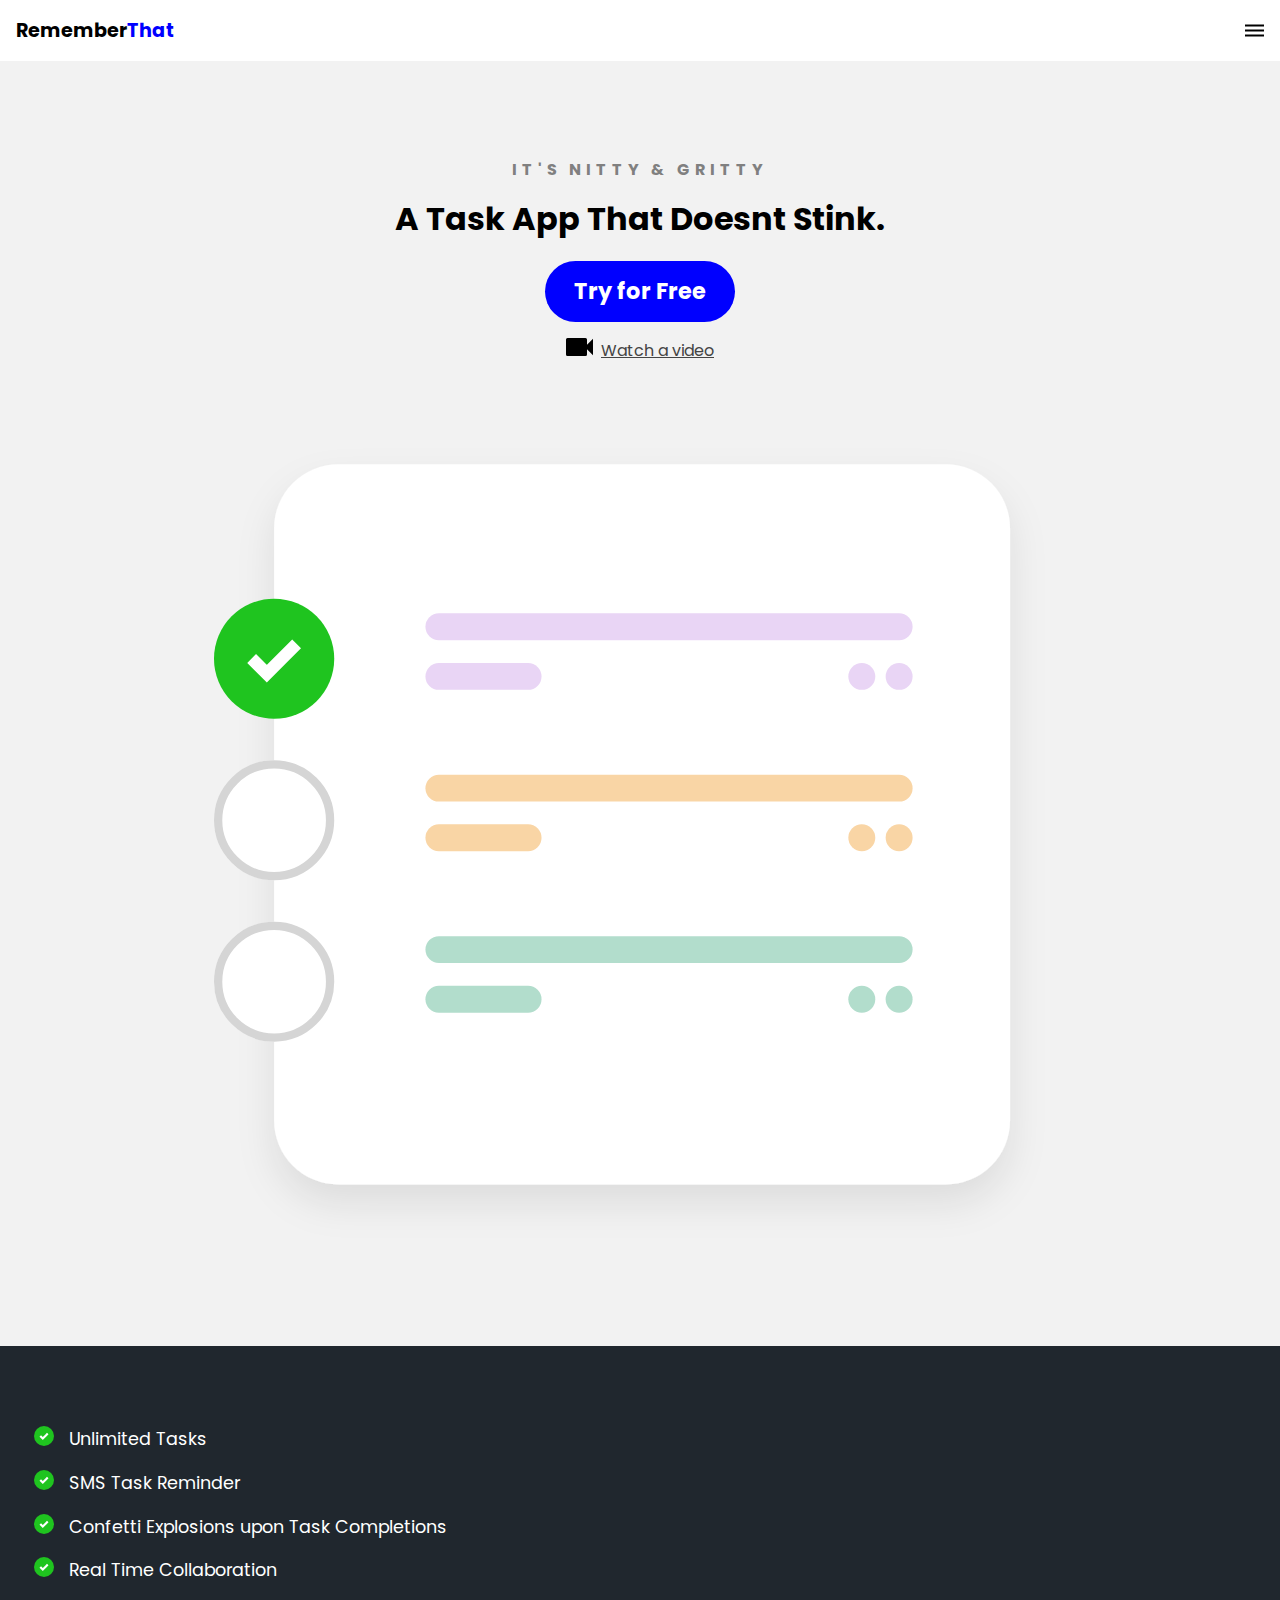
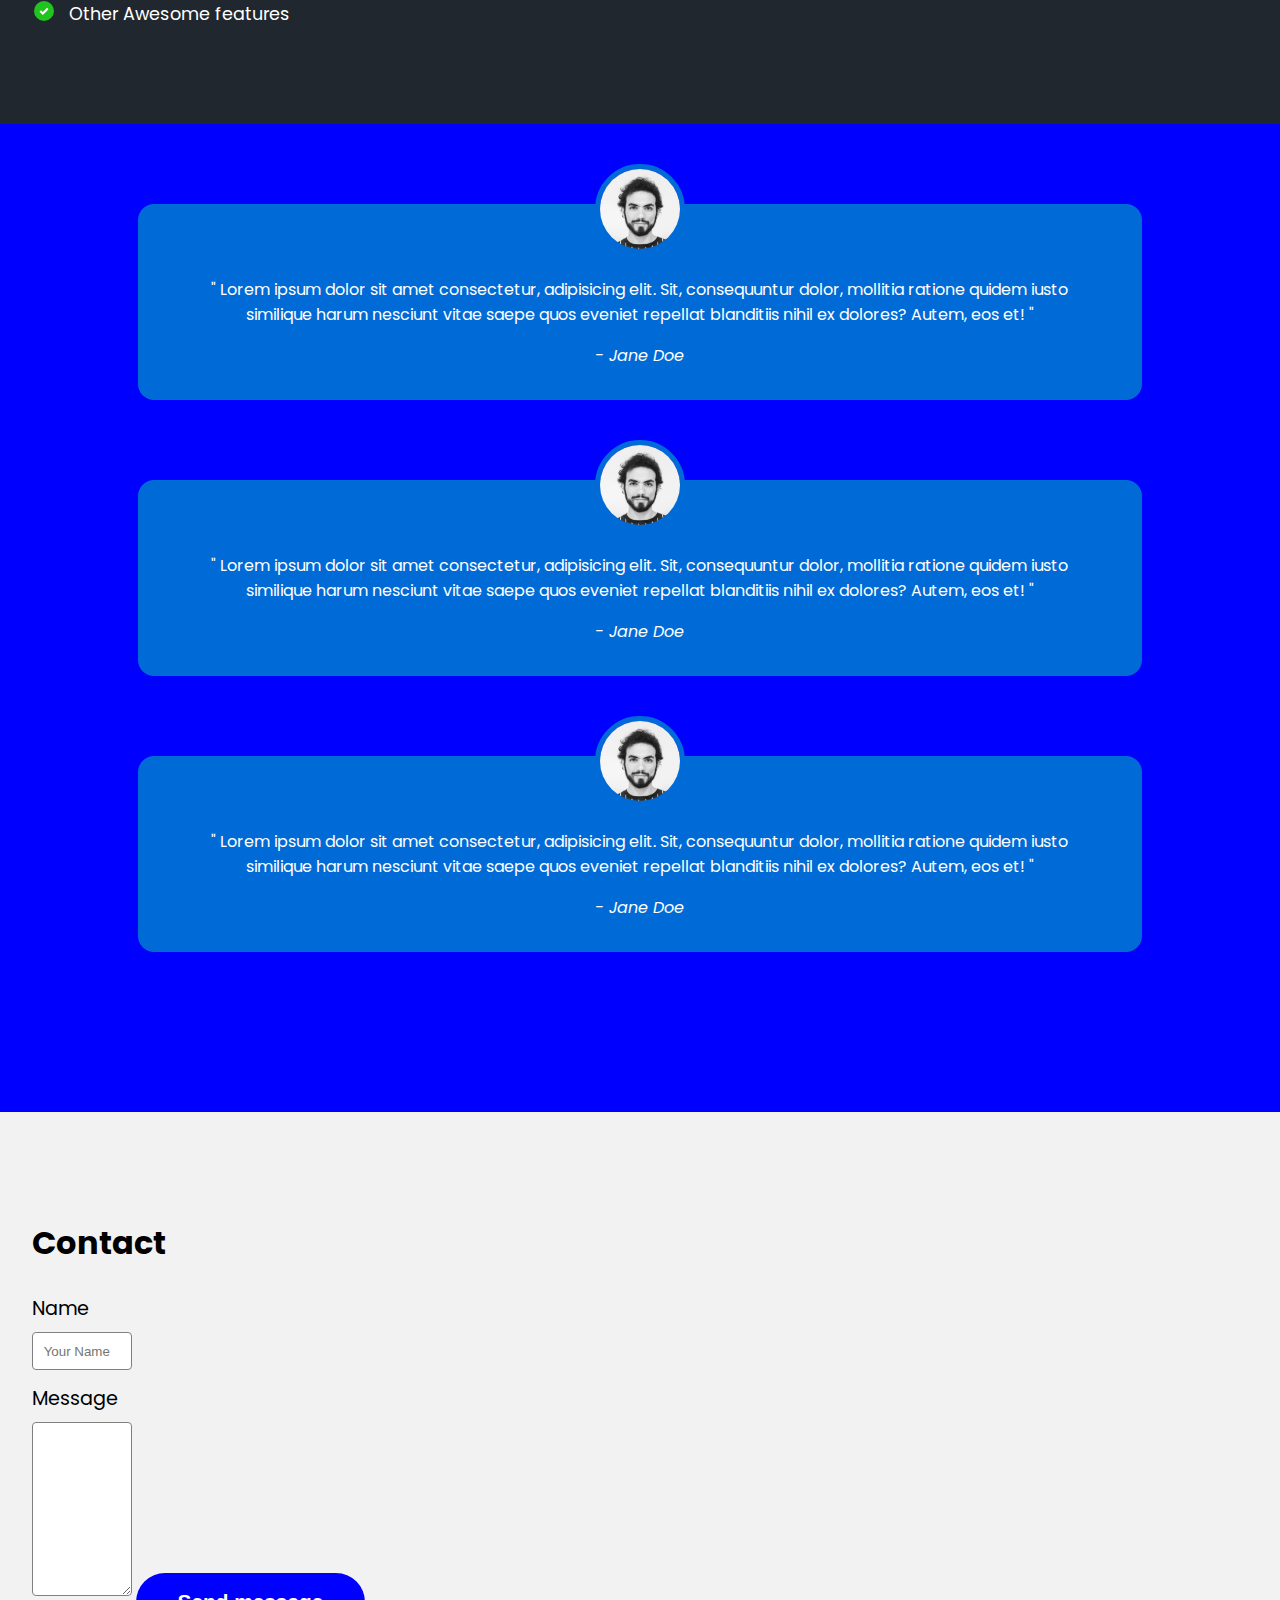
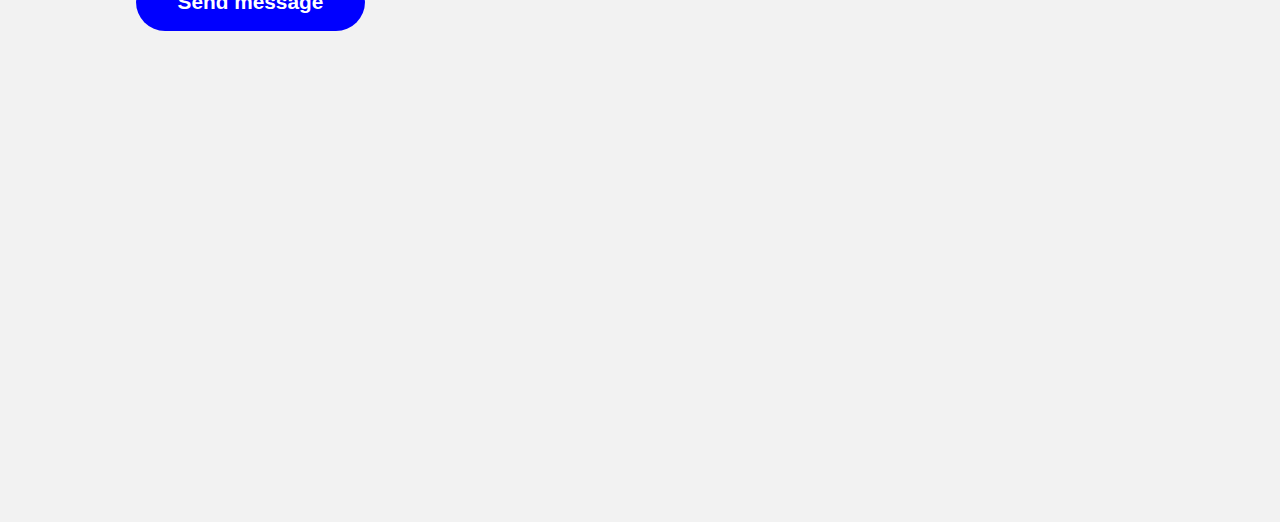
<file: first-web-site/index.html>
<!DOCTYPE html>
<html lang="en">
<head>
    <meta charset="UTF-8">
    <meta http-equiv="X-UA-Compatible" content="IE=edge">
    <meta name="viewport" content="width=device-width, initial-scale=1.0">
    <title>Document</title>
    <link rel="stylesheet" href="main.css">
</head>
<body>
    <div class="navbar">
        <div class="container">
            <a class="logo" href="#">Remember<span>That</span></a>

            <img class="mobile-menu" id="mobile-cta" src="images/menu.svg" alt="Open menu">
            <nav>
                <img id="mobile-exit" class="mobile-menu-exit" src="images/exit.svg" alt="Close menu">
                <ul class="primary-nav">
                    <li class="current"><a href="#">HOME</a</li>
                    <li><a href="#">FEATURES</a></li>
                    <li><a href="#">PRICING</a></li>
                </ul>

                <ul class="secondary-nav">
                    <li><a href="#">Contact</a</li>
                    <li class="go-premium-cta"><a href="#">Go Premium</a></li>
                </ul>
            </nav>
        </div>
    </div>

    <section class="hero">
        <div class="class">
            <div class="left-col">
                <p class="subhead">It's Nitty &amp; Gritty</p>
                <h1>A Task App That Doesnt Stink.</h1>

                <div class="hero-cta">
                    <a href="#" class="primary-cta">Try for Free</a>
                    <a href="#" class="watch-video-cta">
                        <img src="images/watch.svg" alt="Watch a video">Watch a video
                    </a>
                </div>
            </div>
            <img src="images/illustration.svg" alt="illustration" class="hero-img">
        </div>
    </section>

    <section class="features-section">
        <div class="container">
            <ul class="features-list">
                <li>Unlimited Tasks</li>
                <li>SMS Task Reminder</li>
                <li>Confetti Explosions upon Task Completions</li>
                <li>Real Time Collaboration</li>
                <li>Other Awesome features</li>
            </ul>
            <img src="images/holding-phone.jpg" alt="Man holding phone">
        </div>
    </section>

    <section class="testimonials-section">
        <div class="container">
            <ul>
                <li>
                    <img src="images/person.jpg" alt="Person">

                    <blockquote>" Lorem ipsum dolor sit amet consectetur, adipisicing elit. Sit, consequuntur dolor, mollitia ratione quidem iusto similique harum nesciunt vitae saepe quos eveniet repellat blanditiis nihil ex dolores? Autem, eos et! "</blockquote>
                    <cite>- Jane Doe</cite>
                </li>

                <li>
                    <img src="images/person.jpg" alt="Person">

                    <blockquote>" Lorem ipsum dolor sit amet consectetur, adipisicing elit. Sit, consequuntur dolor, mollitia ratione quidem iusto similique harum nesciunt vitae saepe quos eveniet repellat blanditiis nihil ex dolores? Autem, eos et! "</blockquote>
                    <cite>- Jane Doe</cite>
                </li>

                <li>
                    <img src="images/person.jpg" alt="Person">

                    <blockquote>" Lorem ipsum dolor sit amet consectetur, adipisicing elit. Sit, consequuntur dolor, mollitia ratione quidem iusto similique harum nesciunt vitae saepe quos eveniet repellat blanditiis nihil ex dolores? Autem, eos et! "</blockquote>
                    <cite>- Jane Doe</cite>
                </li>
            </ul>
        </div>
    </section>

    <section class="contact-section">
        <div class="container">
            <div class="contact-left">
                <h2>Contact</h2>

                <form action="">
                    <label for="name">Name</label>
                    <input type="text" id="name" name="name" placeholder="Your Name">

                    <label for="message">Message</label>
                    <textarea name="message" id="message" cols="30" rows="10"></textarea>

                    <input type="submit" class="send-message" value="Send message">
                </form>
            </div>

            <iframe src="https://www.google.com/maps/embed?pb=!1m18!1m12!1m3!1d15955.42622578851!2d36.79374125!3d-1.25806775!2m3!1f0!2f0!3f0!3m2!1i1024!2i768!4f13.1!3m3!1m2!1s0x182f176f9117b823%3A0xf9b8be5c8ce51ab!2sSpring%20Valley%2C%20Nairobi!5e0!3m2!1sen!2ske!4v1669912491653!5m2!1sen!2ske" width="600" height="450" style="border:0;" allowfullscreen="" loading="lazy" referrerpolicy="no-referrer-when-downgrade"></iframe>
        </div>
    </section>

    <script>
        const mobileBtn = document.getElementById('mobile-cta');
            nav = document.querySelector('nav')
            mobileBtnExit = document.getElementById('mobile-exit');

        mobileBtn.addEventListener('click',() =>{
            nav.classlist.add('menu-btn');
        })
        mobileBtnExit.addEventListener('click',() =>{
            nav.classlist.remove('menu-btn');
        })

    </script>

</body>
</html>
</file>
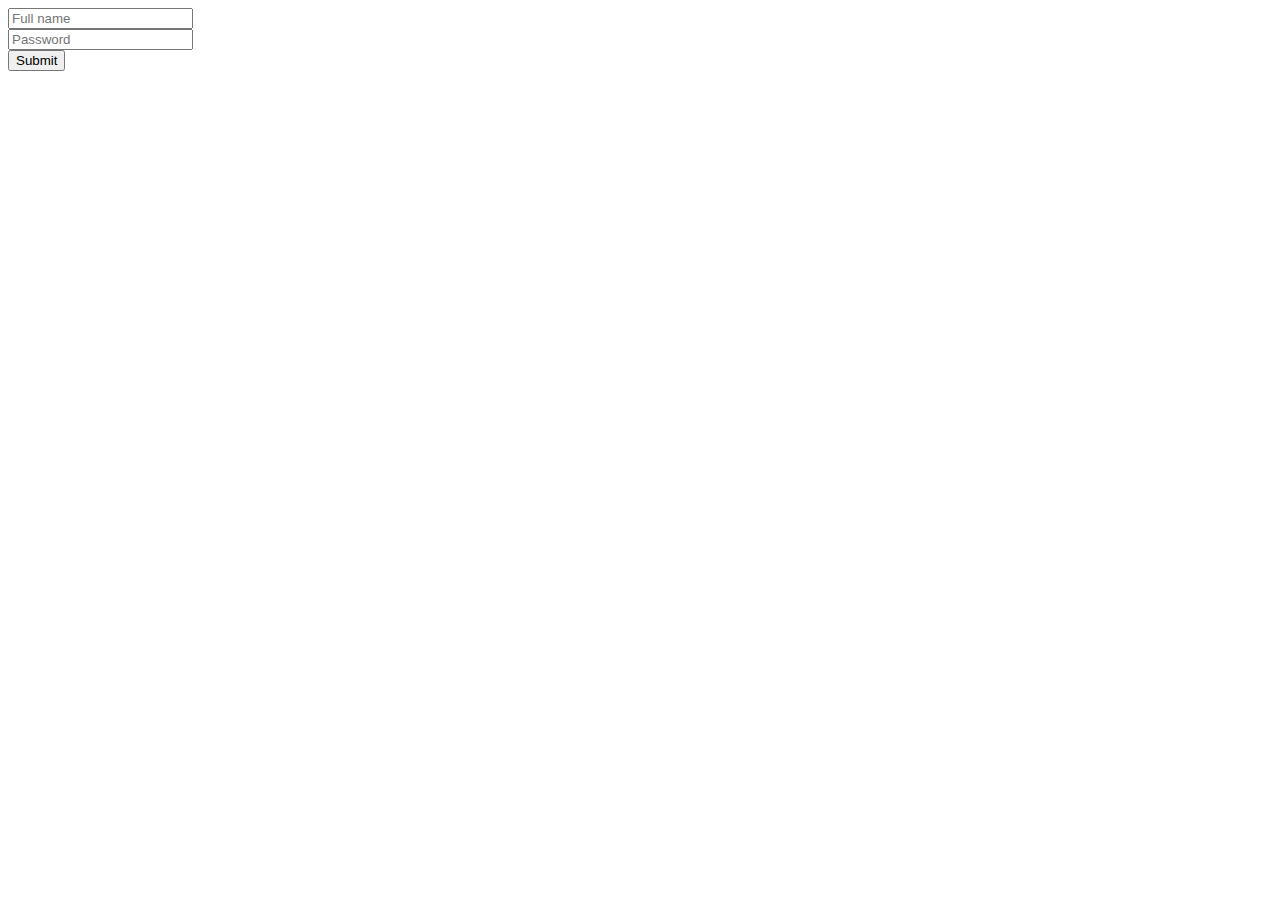
<file: html/form.html>
<!DOCTYPE html>
<html lang="en">
<head>
    <meta charset="UTF-8">
    <meta http-equiv="X-UA-Compatible" content="IE=edge">
    <meta name="viewport" content="width=device-width, initial-scale=1.0">
    <title>Form</title>
</head>
<body>
    <form action="">
        <input type="text" placeholder="Full name" name="Name"><br>
        <input type="password" name="Password" id="pass"placeholder="Password"><br>
        <input type="submit"

    </form>
</body>
</html>
</file>
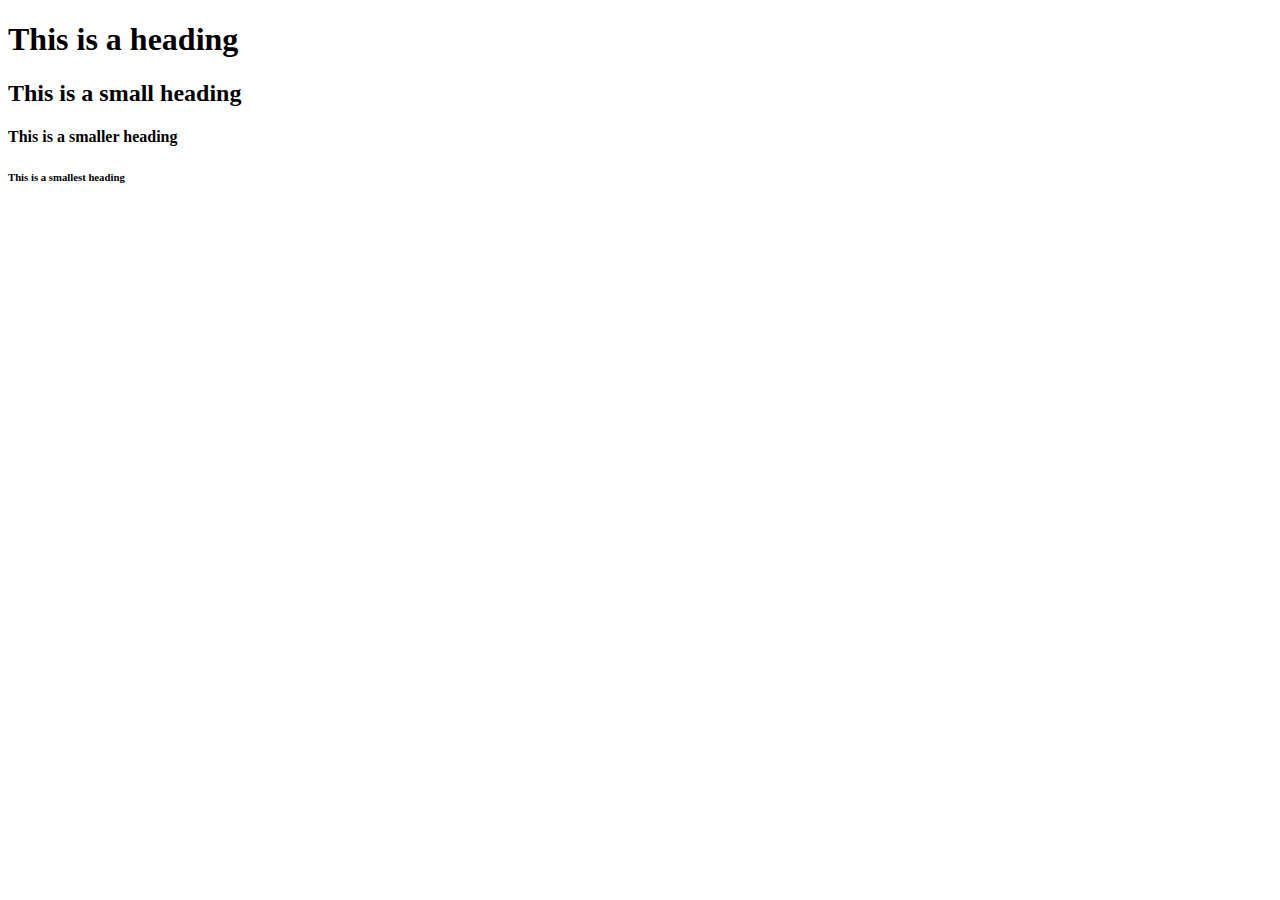
<file: html/headings.html>
<!DOCTYPE html>
<html lang="en">
    <head>
        <title>Headings</title>
    </head>
    <body>
        <h1>This is a heading</h1>
        <h2>This is a small heading</h2>
        <h4>This is a smaller heading</h4>
        <h6>This is a smallest heading</h6>
    </body>
</html>
</file>
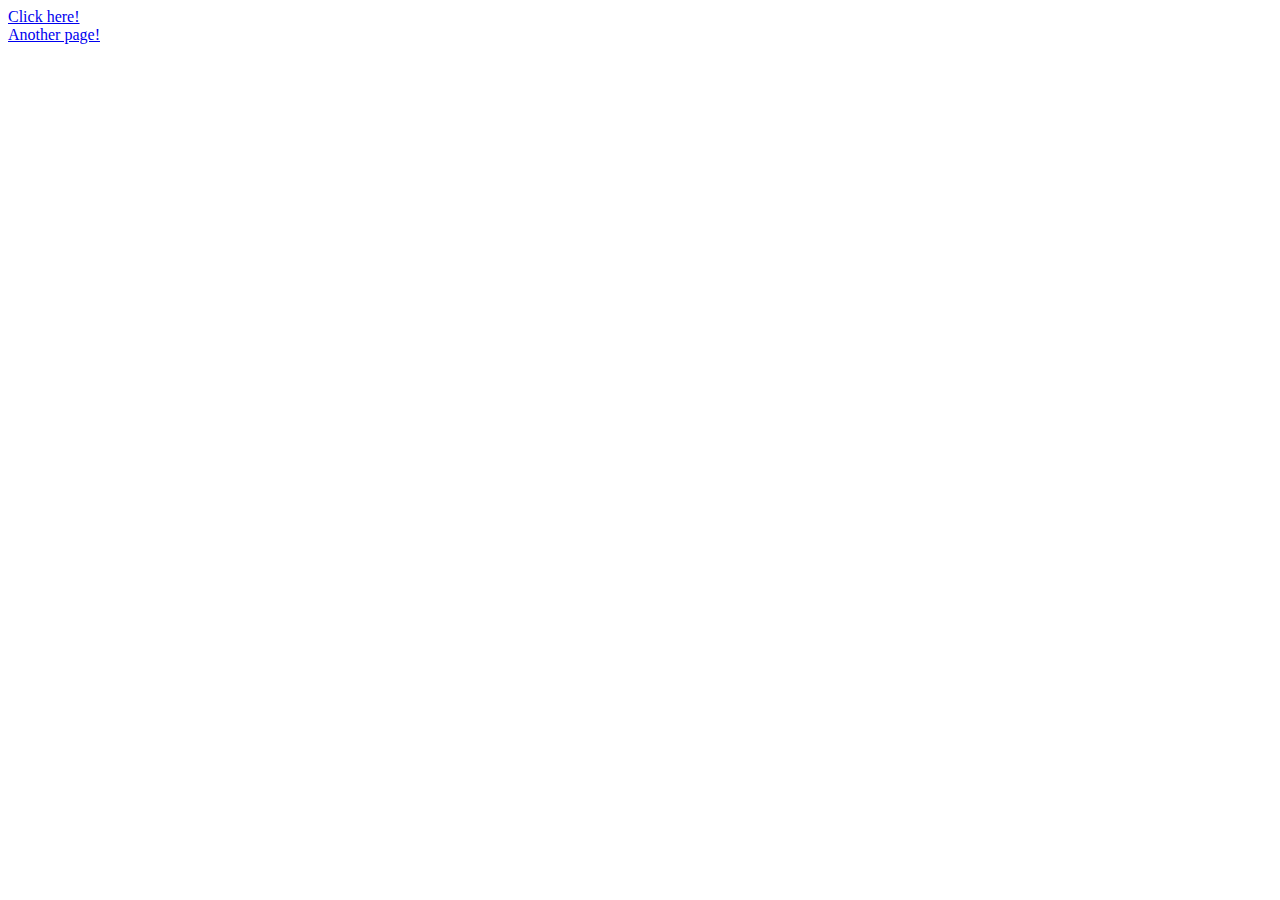
<file: html/links.html>
<!DOCTYPE html>
<html lang="en">
    <head>
        <title>Links</title>
    </head>
    <body>
        <a href="google.com">Click here!</a><br>
        <a href="headings.html">Another page!</a>
    </body>
</html>
</file>
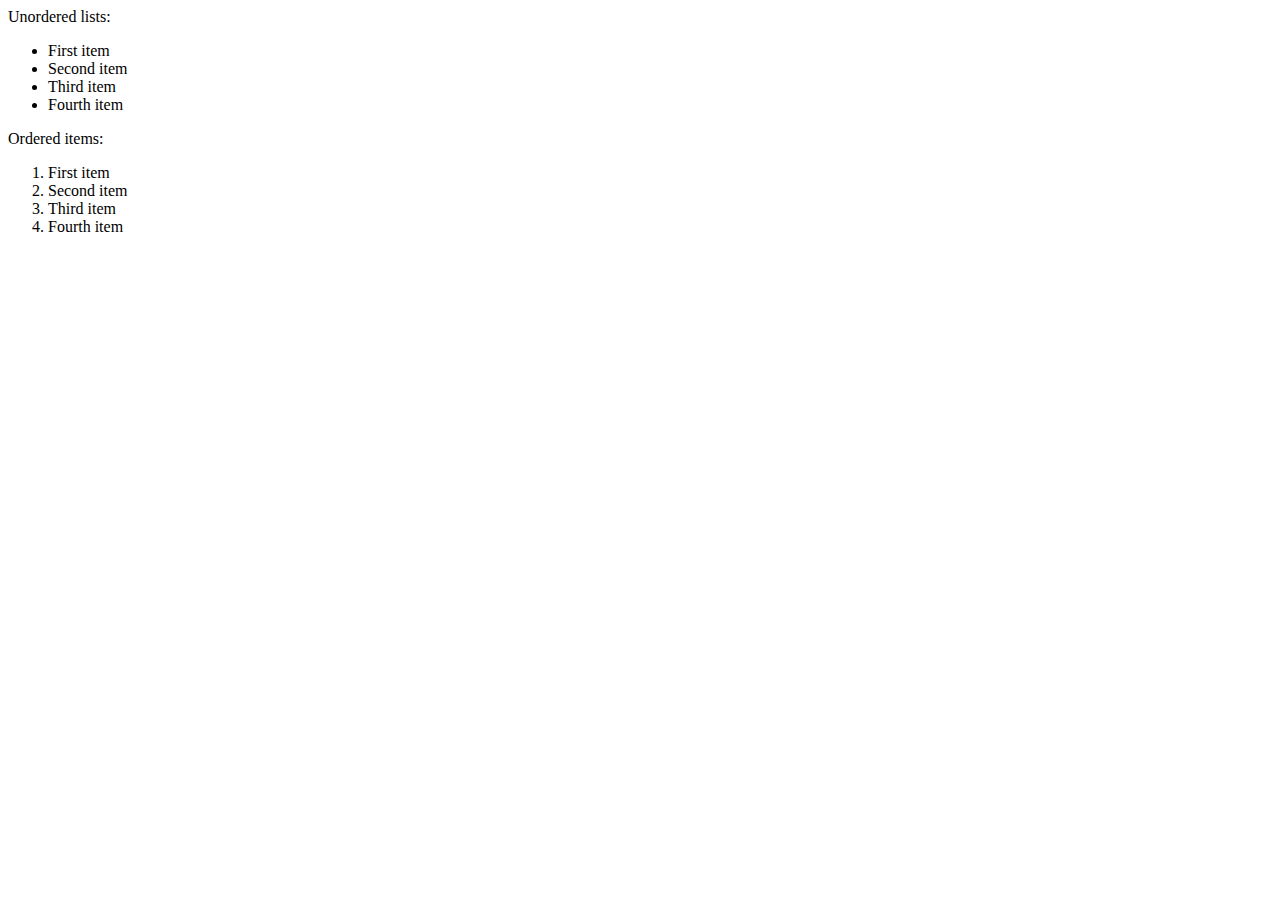
<file: html/lists.html>
<!DOCTYPE html>
<html lang="en">
    <head>
        <title>Lists</title>
    </head>
    <body>
        Unordered lists:
        <ul>
            <li>First item</li>
            <li>Second item</li>
            <li>Third item</li>
            <li>Fourth item</li>
        </ul>

        Ordered items:
        <ol>
            <li>First item</li>
            <li>Second item</li>
            <li>Third item</li>
            <li>Fourth item</li>
        </ol>
    </body>
</html>
</file>
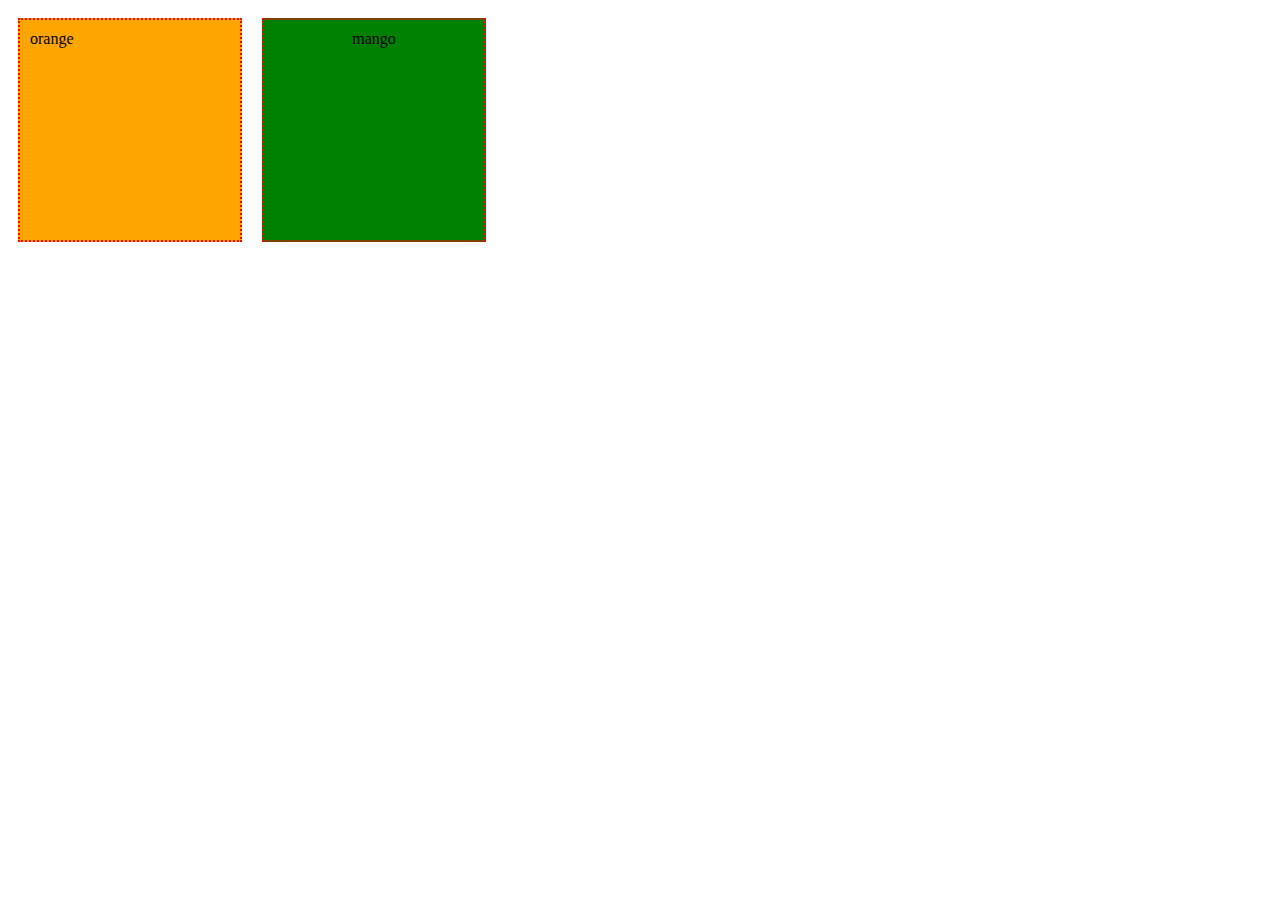
<file: html/size.html>
<!DOCTYPE html>
<html lang="en">
<head>
    <meta charset="UTF-8">
    <meta http-equiv="X-UA-Compatible" content="IE=edge">
    <meta name="viewport" content="width=device-width, initial-scale=1.0">
    <title>Size</title>
    <style>
        #container{
            display: flex;
            flex-wrap: wrap;

        }
        #container > div{
            width: 200px;
            height: 200px;
            padding: 10px;
            margin: 10px;
            border: 2px dotted red;
        }
        .one {
            background-color: orange;
        }

        .two {
            background-color: green;
            text-align: center;

        }
    </style>
</head>
<body>
    <div id="container">
        <div class="one">
            orange
        </div>
        <div class="two">
            mango
        </div>
    </div>

</body>
</html>
</file>
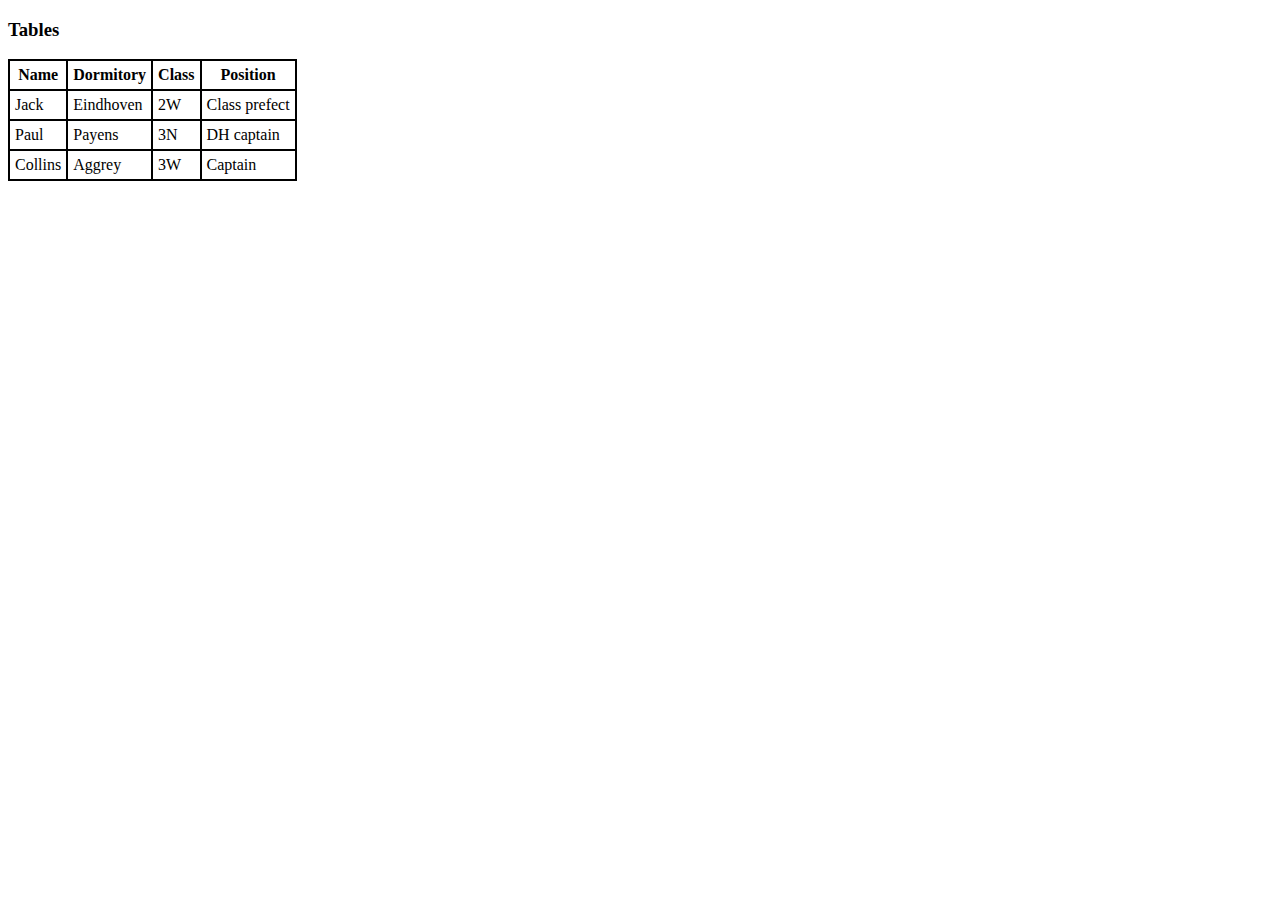
<file: html/tables.html>
<!DOCTYPE html>
<html lang="en">
<head>
    <meta charset="UTF-8">
    <meta http-equiv="X-UA-Compatible" content="IE=edge">
    <meta name="viewport" content="width=device-width, initial-scale=1.0">
    <title>Tables</title>
    <style>
        table {
            border: 2px solid black;
            border-collapse: collapse;
        } 
        td,th {
            border:2px solid;
            padding: 5px;
        }
    </style>
</head>
<body>
    <h3>Tables</h3>
    <table>
        <thead>
            <tr>
                <th>Name</th>
                <th>Dormitory</th>
                <th>Class</th>
                <th>Position</th>
            </tr>
        </thead>
        <tbody>
            <tr>
                <td>Jack</td>
                <td>Eindhoven</td>
                <td>2W</td>
                <td>Class prefect</td>
            </tr>
            <tr>
                <td>Paul</td>
                <td>Payens</td>
                <td>3N</td>
                <td>DH captain</td>
            </tr>
            <tr>
                <td>Collins</td>
                <td>Aggrey</td>
                <td>3W</td>
                <td>Captain</td>
            </tr>
        </tbody>
    </table>
</body>
</html>
</file>
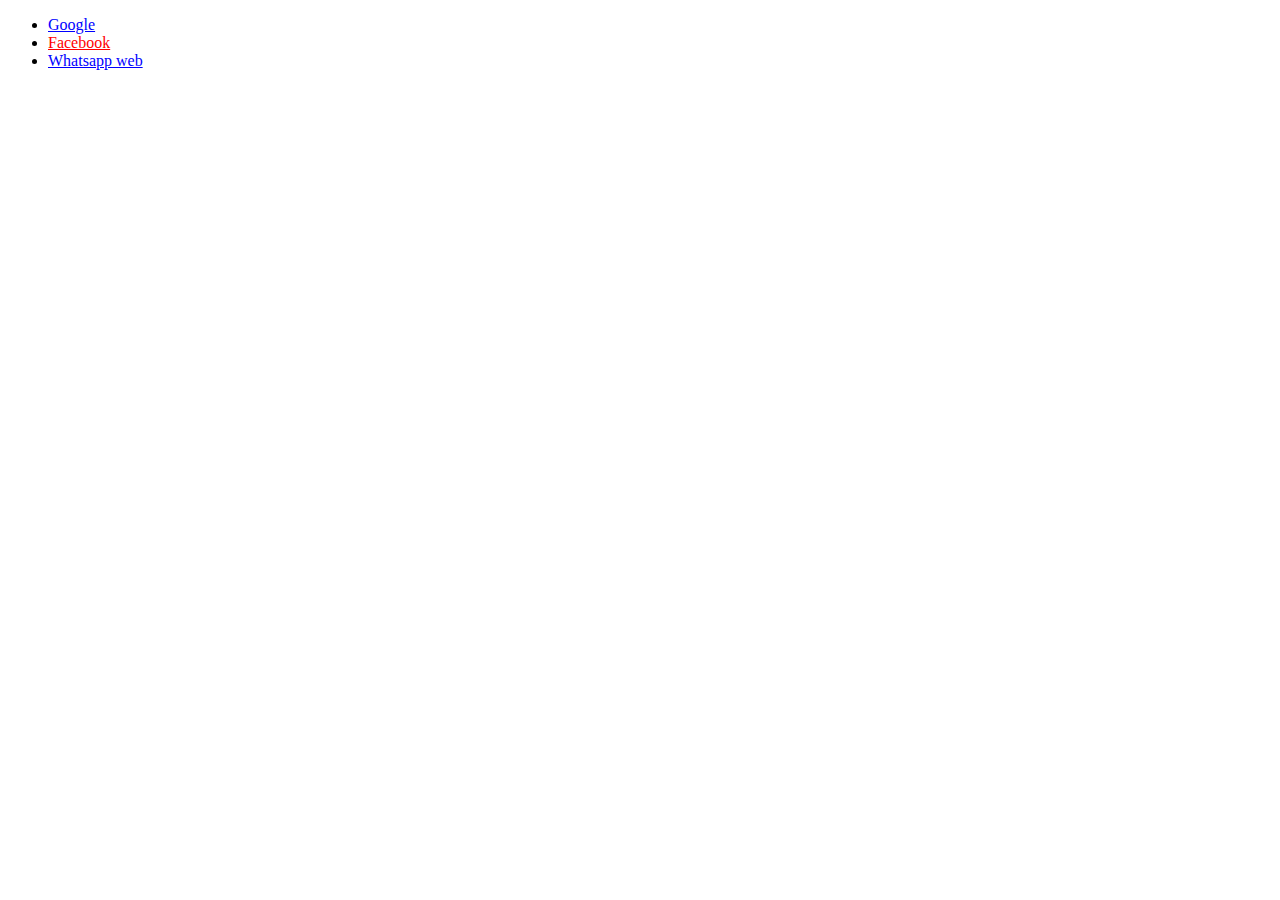
<file: html/css/attributes.html>
<!DOCTYPE html>
<html lang="en">
<head>
    <meta charset="UTF-8">
    <meta http-equiv="X-UA-Compatible" content="IE=edge">
    <meta name="viewport" content="width=device-width, initial-scale=1.0">
    <title>Attributes</title>

    <style>
        a{
            color: blue;
        }

        a[href="facebook.com"]{
            color: red;
        }

    </style>
</head>
<body>
    <div>
        <ul>
            <li><a href="google.com">Google</a></li>
            <li><a href="facebook.com">Facebook</a></li>
            <li><a href="web.whataspp.com">Whatsapp web</a></li>
        </ul>
    </div>
</body>
</html>
</file>
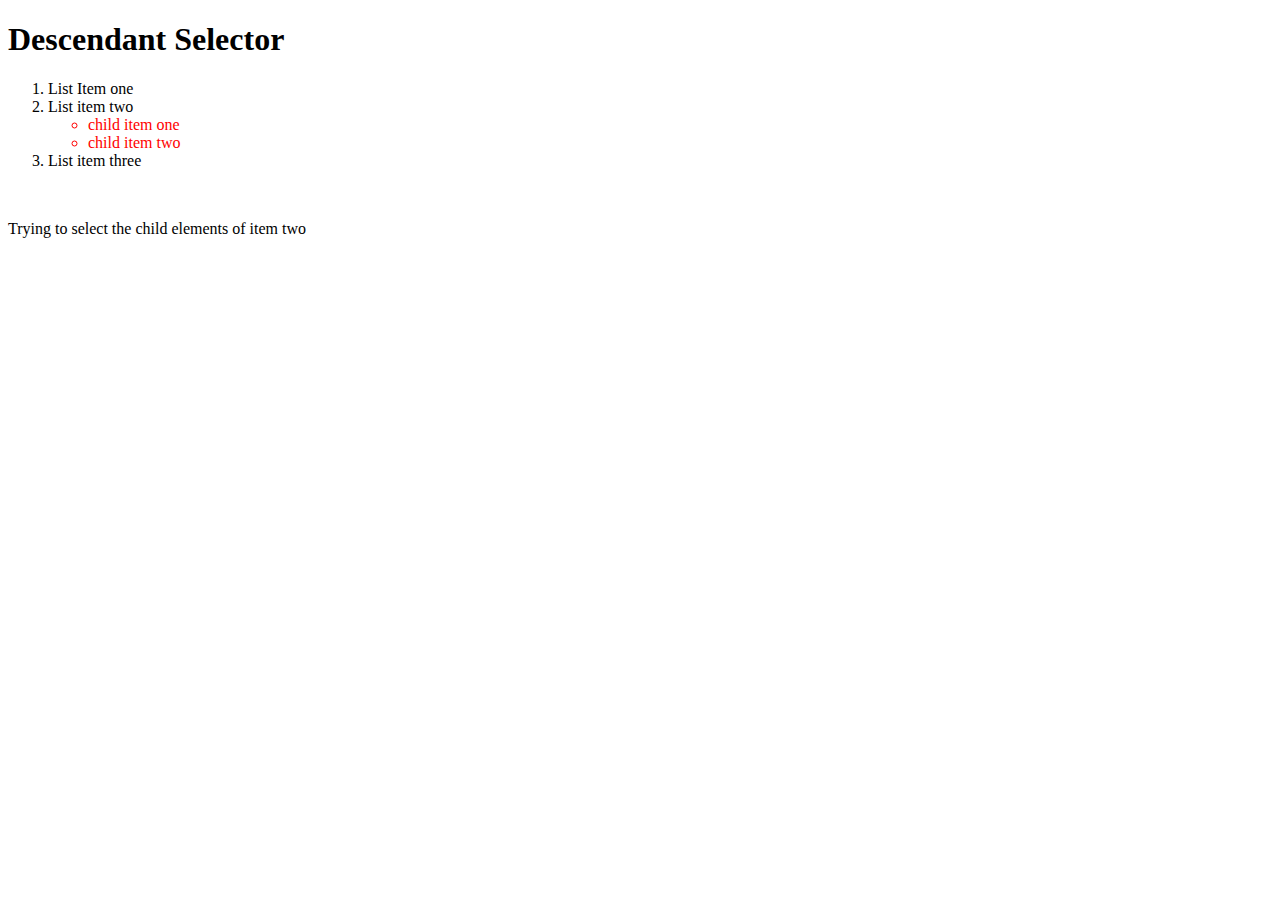
<file: html/css/descendant.html>
<!DOCTYPE html>
<html lang="en">
<head>
    <meta charset="UTF-8">
    <meta http-equiv="X-UA-Compatible" content="IE=edge">
    <meta name="viewport" content="width=device-width, initial-scale=1.0">
    <title>Descendant</title>
    <style>
        ul > li {
            color: red;
        }
    </style>


</head>
<body>
    <h1>Descendant Selector</h1>
    <div>
        <ol>
            <li>List Item one</li>
            <li>List item two</li>
            <ul>
                <li>child item one</li>
                <li>child item two</li>
                </ul>
            <li>List item three</li>
        </ol>
    </div><br>
    <p>Trying to select the child elements of item two</p>
</body>
</html>
</file>
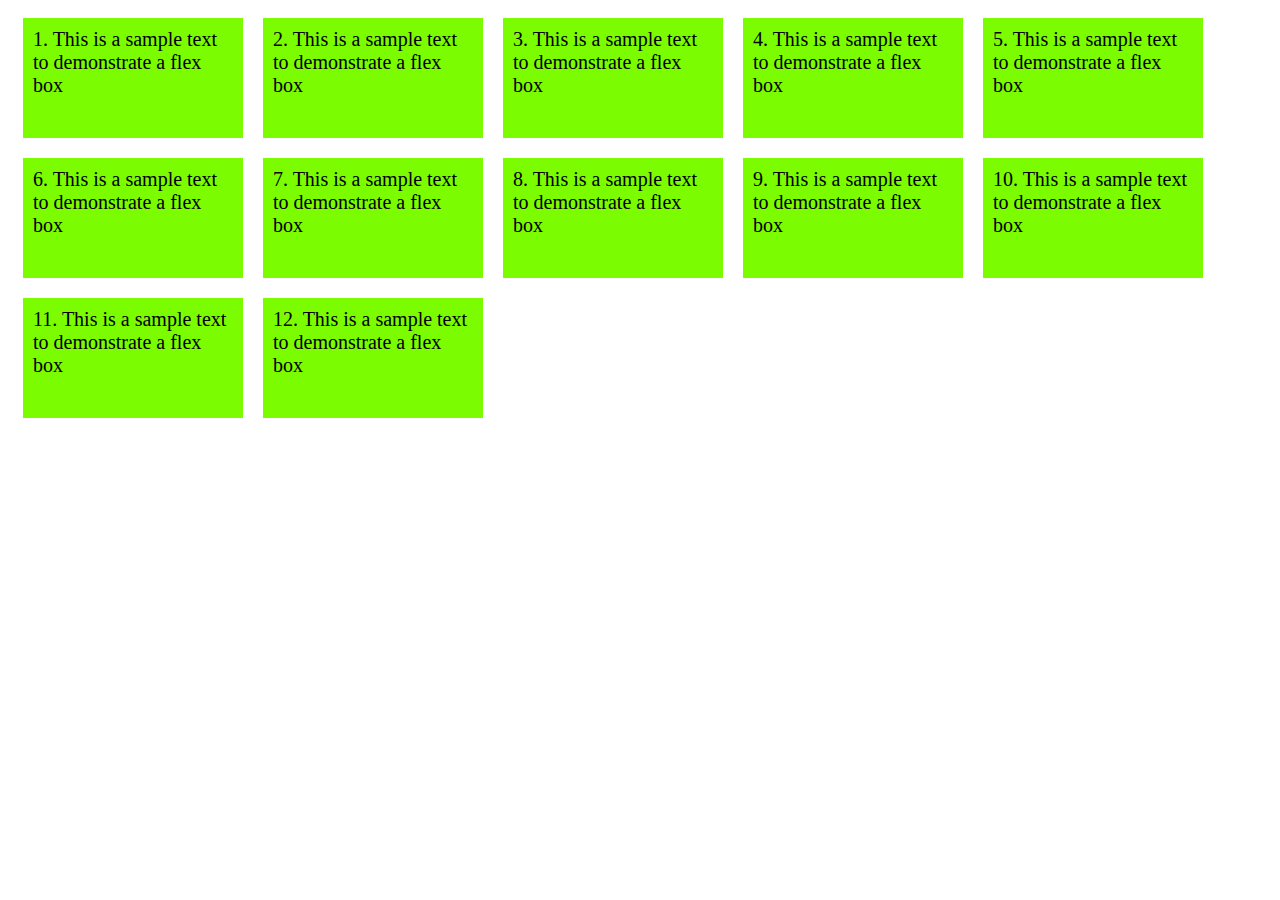
<file: html/css/flexbox.html>
<!DOCTYPE html>
<html lang="en">
<head>
    <meta charset="UTF-8">
    <meta http-equiv="X-UA-Compatible" content="IE=edge">
    <meta name="viewport" content="width=device-width, initial-scale=1.0">
    <title>Flexbox</title>

    <style>
        #container{
            margin: 5px;
            display: flex;
            flex-wrap: wrap;         
        }
        #container>div{
            background-color: lawngreen;
            padding: 10px;
            margin: 10px;
            width: 200px;
            height: 100px;
            font-size: 20px;
        }
    </style>
</head>
<body>
    <div id="container">
        <div>1. This is a sample text to demonstrate a flex box</div>
        <div>2. This is a sample text to demonstrate a flex box</div>
        <div>3. This is a sample text to demonstrate a flex box</div>
        <div>4. This is a sample text to demonstrate a flex box</div>
        <div>5. This is a sample text to demonstrate a flex box</div>
        <div>6. This is a sample text to demonstrate a flex box</div>
        <div>7. This is a sample text to demonstrate a flex box</div>
        <div>8. This is a sample text to demonstrate a flex box</div>
        <div>9. This is a sample text to demonstrate a flex box</div>
        <div>10. This is a sample text to demonstrate a flex box</div>
        <div>11. This is a sample text to demonstrate a flex box</div>
        <div>12. This is a sample text to demonstrate a flex box</div>
    </div>    
</body>
</html>
</file>
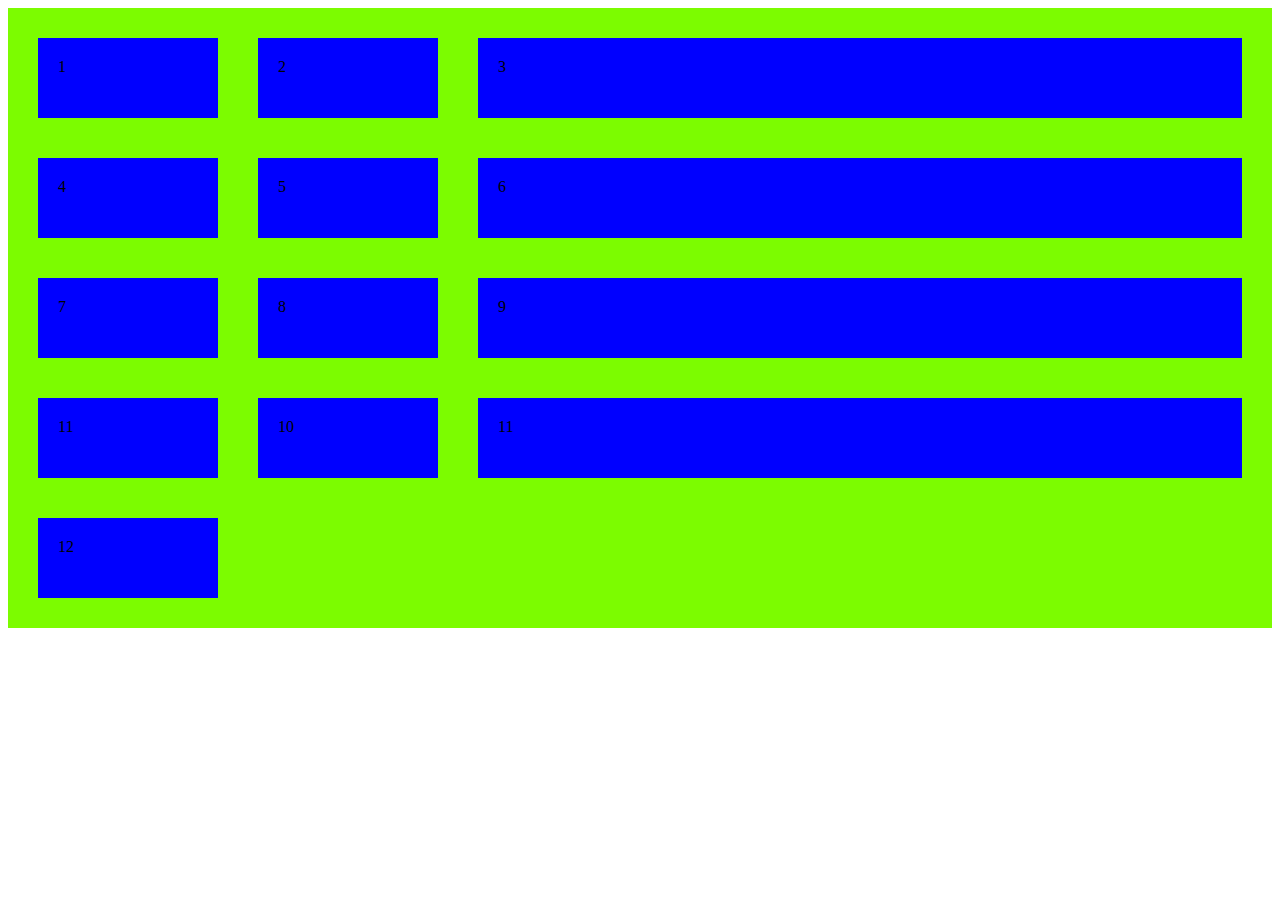
<file: html/css/grid.html>
<!DOCTYPE html>
<html lang="en">
<head>
    <meta charset="UTF-8">
    <meta http-equiv="X-UA-Compatible" content="IE=edge">
    <meta name="viewport" content="width=device-width, initial-scale=1.0">
    <title>Grid</title>
    <style>
        #grid{
            background-color: lawngreen;
            display: grid;
            grid-column-gap: 20px;
            padding: 20px;
            grid-template-columns: 200px 200px auto;
            grid-row-gap: 20px;
        }
        .grid-item{
            padding: 20px;
            margin: 10px;
            background-color: blue;
            height: 40px;
        }
    </style>
</head>
<body>
    <div id="grid">
        <div class="grid-item">1</div>
        <div class="grid-item">2</div>
        <div class="grid-item">3</div>
        <div class="grid-item">4</div>
        <div class="grid-item">5</div>
        <div class="grid-item">6</div>
        <div class="grid-item">7</div>
        <div class="grid-item">8</div>
        <div class="grid-item">9</div>
        <div class="grid-item">11</div>
        <div class="grid-item">10</div>
        <div class="grid-item">11</div>
        <div class="grid-item">12</div>
    </div>
</body>
</html>
</file>
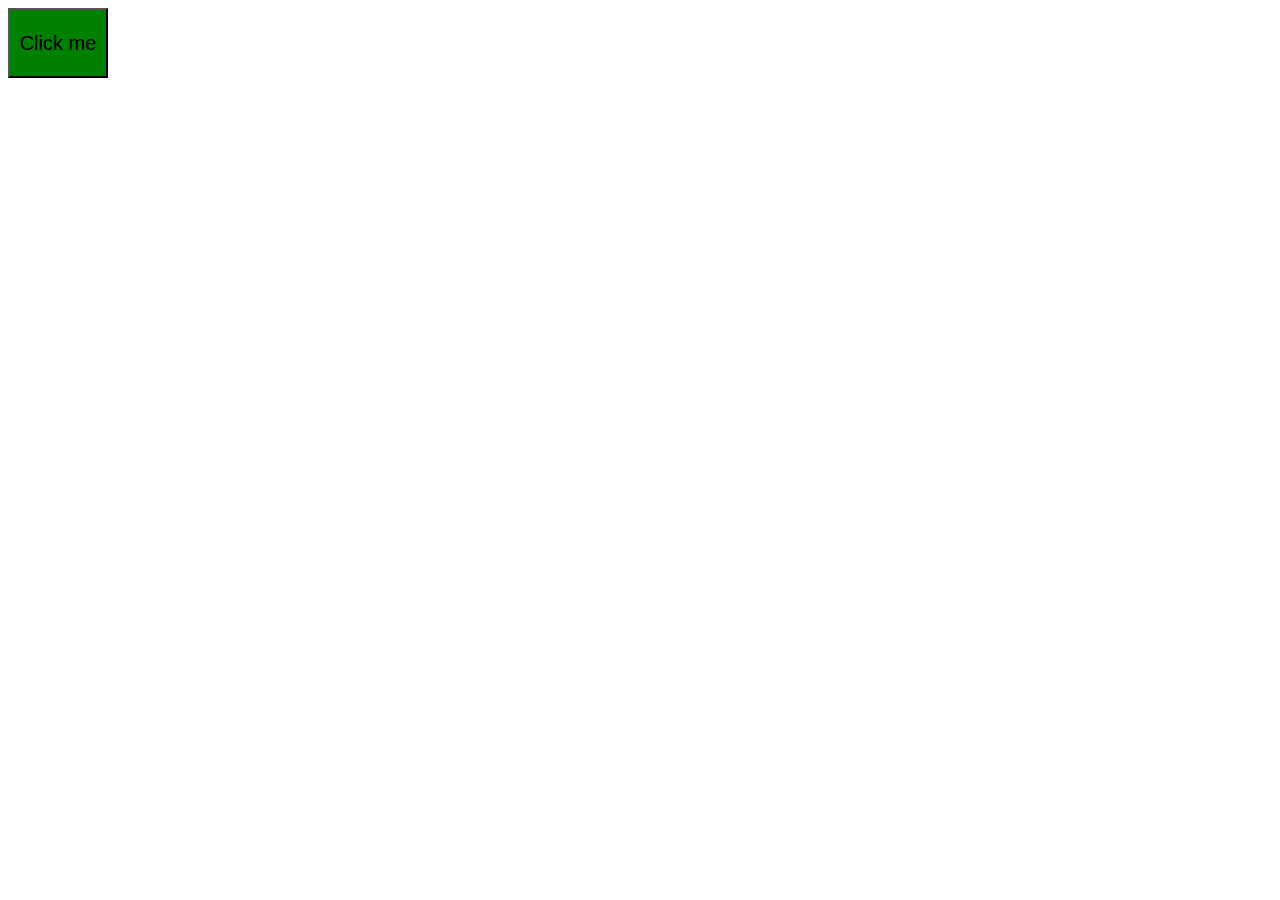
<file: html/css/hover.html>
<!DOCTYPE html>
<html lang="en">
<head>
    <meta charset="UTF-8">
    <meta http-equiv="X-UA-Compatible" content="IE=edge">
    <meta name="viewport" content="width=device-width, initial-scale=1.0">
    <title>Hover</title>
    <style>
        button{
            background-color: green;
            width: 100px;
            height: 70px;
            font-size: 20px;
        }
        button:hover{
            background-color: red;
        }
    </style>

</head>
<body>
    <button>Click me</button>
</body>
</html>
</file>
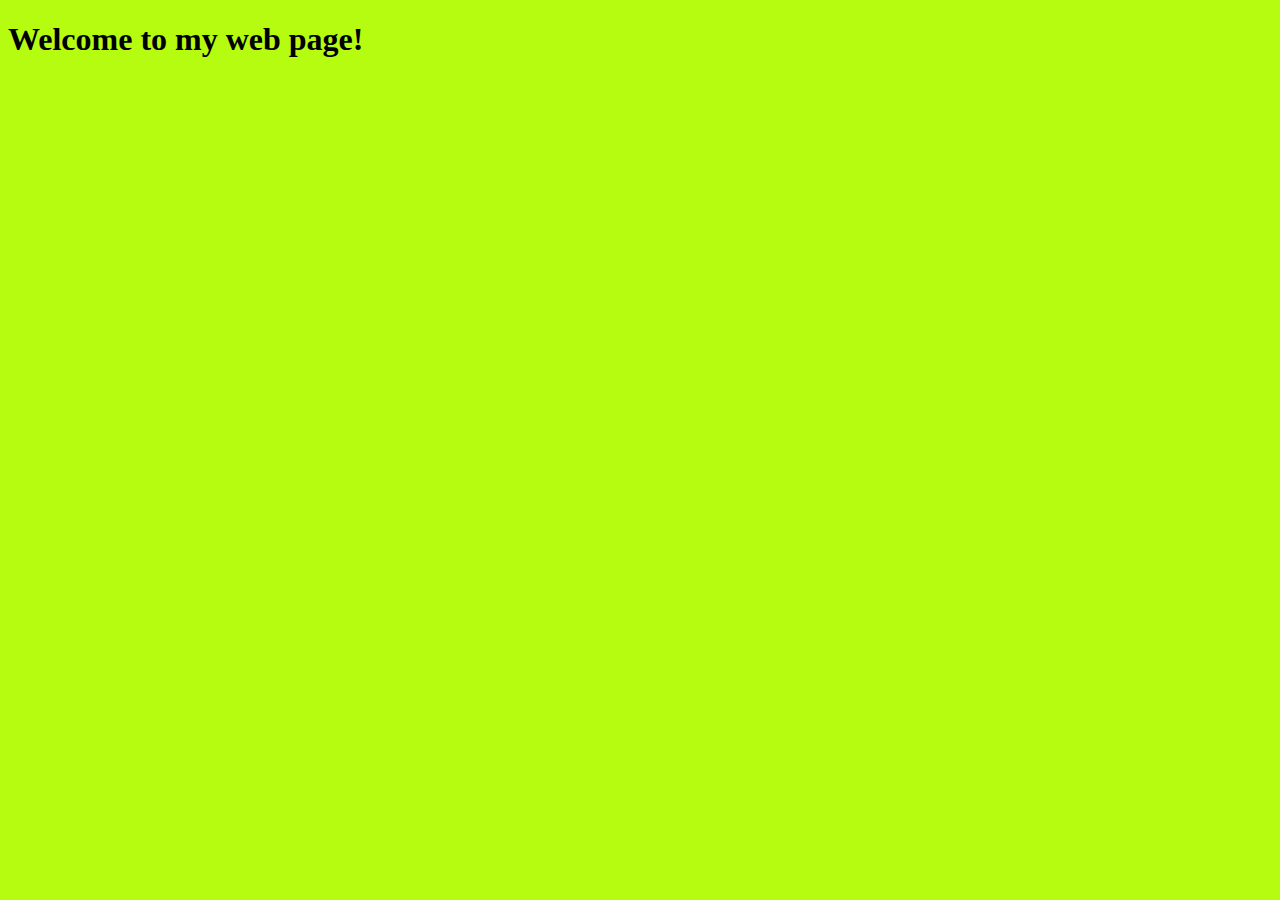
<file: html/css/responsive.html>
<!DOCTYPE html>
<html lang="en">
<head>
    <meta charset="UTF-8">
    <meta http-equiv="X-UA-Compatible" content="IE=edge">
    <meta name="viewport" content="width=device-width, initial-scale=1.0">
    <title>Responsive</title>

    <style>
        @media(min-width: 799px ){
            body{
                background-color: rgb(181, 252, 16);
            }
        }

        @media(max-width:798px){
            body{
                background-color: indianred;
            }
        }
    </style>
</head>
<body>
    <div>
        <h1>Welcome to my web page!</h1>
    </div>
</body>
</html>
</file>
<file: first-web-site/main.css>
@import url("https://fonts.googleapis.com/css2?family=Poppins:wght@200;600&display=swap");
:root {
  --primary-color: blue; }

body {
  background: #F2F2F2;
  margin: 0;
  font-family: 'poppins'; }

.navbar {
  background: white;
  padding: 1em; }
  .navbar .logo {
    text-decoration: none;
    font-weight: bold;
    color: black;
    font-size: 1.2em; }
    .navbar .logo span {
      color: var(--primary-color); }
  .navbar nav {
    display: none; }
  .navbar .container {
    display: flex;
    place-content: space-between; }
  .navbar .mobile-menu {
    cursor: pointer; }

a {
  color: #444444; }

ul {
  list-style-type: none;
  margin: 0;
  padding: 0; }

section {
  padding: 5em 2em; }

.hero {
  text-align: center; }

.left-col .subhead {
  text-transform: uppercase;
  font-weight: bold;
  color: gray;
  letter-spacing: .3em; }
.left-col h1 {
  font-size: 2.5;
  line-height: 1.3em;
  margin-top: .2em; }
.left-col .primary-cta {
  background: var(--primary-color);
  color: white;
  text-decoration: none;
  padding: .6em 1.3em;
  font-size: 1.4em;
  border-radius: 5em;
  font-weight: bold;
  display: inline-block; }
.left-col .watch-video-cta {
  display: block;
  margin: 1em; }
  .left-col .watch-video-cta img {
    margin-right: .5em; }

.hero-img {
  width: 70%;
  margin-top: 3em; }

section.features-section {
  background: #20272E;
  color: white; }

ul.features-list {
  margin: 0;
  padding-left: .1em; }
  ul.features-list li {
    font-size: 1.1em;
    margin-bottom: 1em;
    margin-left: 2em;
    position: relative; }
    ul.features-list li:before {
      content: '';
      left: -2em;
      position: absolute;
      width: 20px;
      height: 20px;
      background-image: url(images/bullet.svg);
      background-size: contain;
      margin-right: .5em; }

.features-section img {
  display: none; }

.testimonials-section {
  background: var(--primary-color);
  color: white; }
  .testimonials-section li {
    background: #006bd6;
    text-align: center;
    padding: 2em 1em;
    margin: 0 auto 5em auto;
    border-radius: 1em;
    width: 80%; }
    .testimonials-section li img {
      width: 5em;
      height: 5em;
      border: 5px solid #006BD6;
      border-radius: 50%;
      margin-top: -4.5em; }

h2 {
  font-size: 2em; }

label {
  display: block;
  font-size: 1.2em;
  margin-bottom: .5em; }

input, textarea {
  width: 100px;
  padding: .8em;
  margin-bottom: 1em;
  border: 1px solid gray;
  box-sizing: border-box;
  border-radius: .3em; }

input[type="submit"] {
  background: var(--primary-color);
  font-size: 1.3em;
  border: none;
  margin-bottom: 5em;
  color: white;
  font-weight: bold;
  border-radius: 5em;
  display: inline-block;
  padding: .8em 2em;
  width: unset;
  cursor: pointer; }

iframe {
  width: 100%;
  height: 300px; }

nav.menu-btn {
  display: block; }

nav {
  position: fixed;
  z-index: 999;
  width: 66%;
  right: 0;
  top: 0;
  background: #20272E;
  height: 100vh;
  padding: 1em; }
  nav ul.primary-nav {
    margin-top: 5em; }
  nav li a {
    color: white;
    text-decoration: none;
    display: block;
    padding: .5em;
    font-size: 1.3em;
    text-align: right; }
    nav li a:hover {
      font-weight: bold; }

.mobile-menu-exit {
  float: right;
  margin: .5em;
  cursor: pointer; }

/*# sourceMappingURL=main.css.map */
</file>
